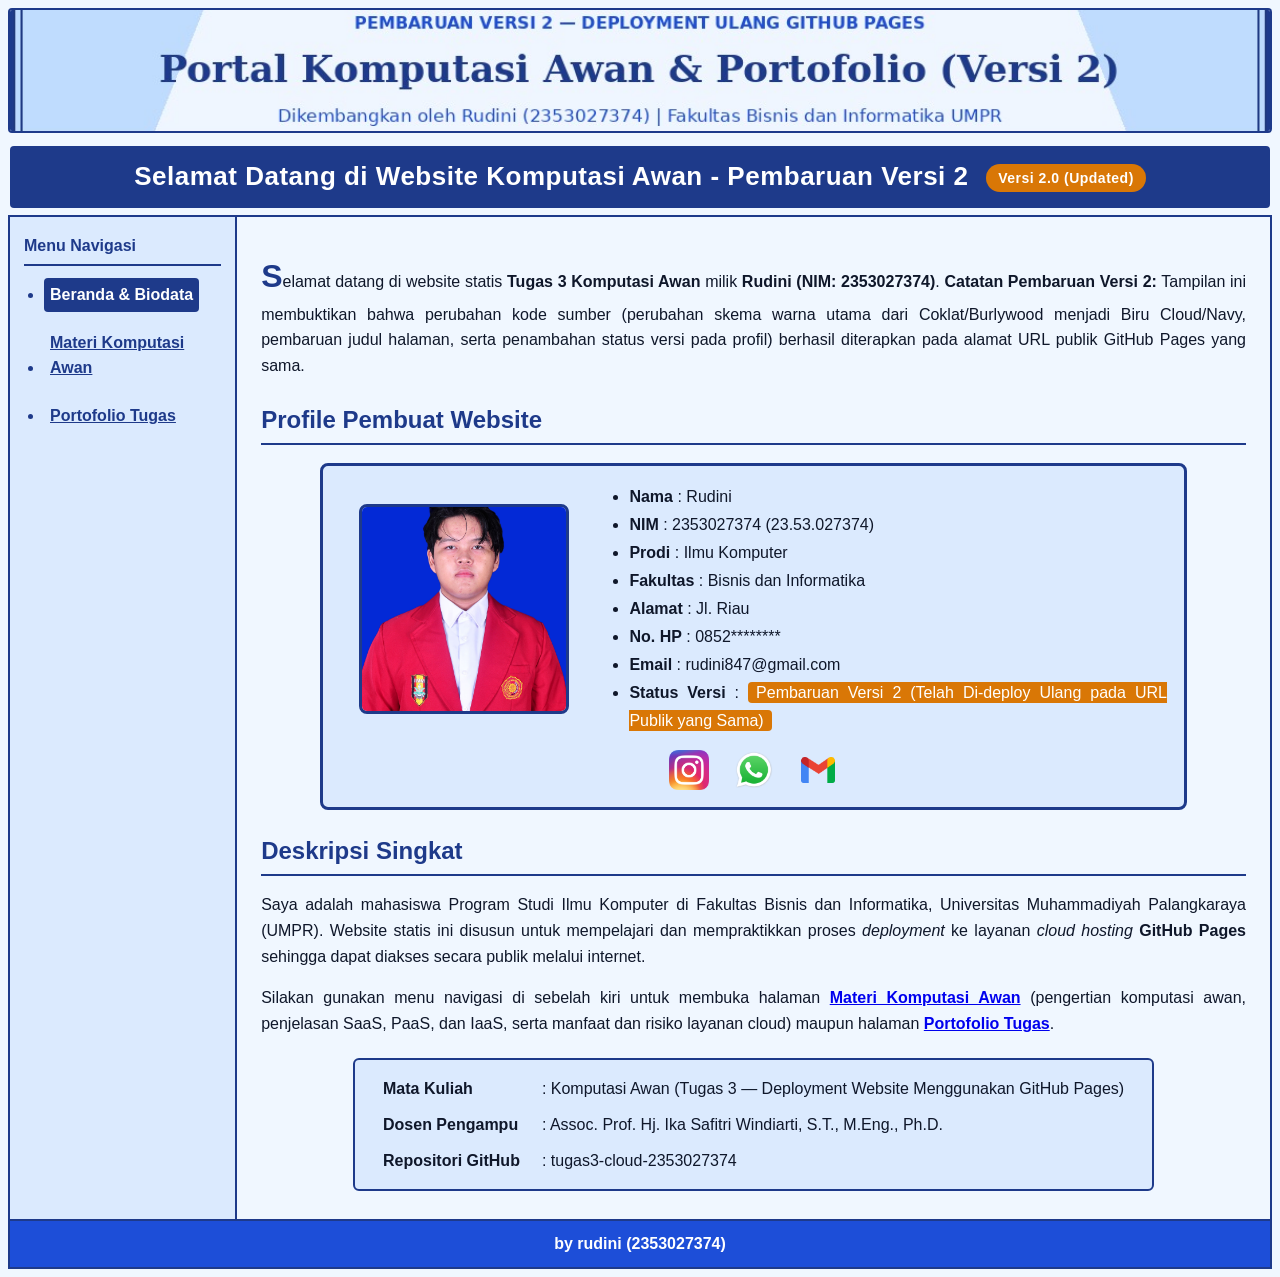
<file: index.html>
<!DOCTYPE html>
<html lang="id">
<head>
    <meta charset="UTF-8">
    <meta name="viewport" content="width=device-width, initial-scale=1.0">
    <title>Beranda & Biodata (Pembaruan Versi 2) - Rudini (2353027374)</title>
    <link rel="stylesheet" href="assets/css/style.css">
</head>
<body>

    <img src="assets/images/banner.jpg" alt="Banner Website Komputasi Awan" class="top-banner">

    <table class="main-layout">
        <tr>
            <td colspan="2">
                <div class="header-bar">Selamat Datang di Website Komputasi Awan - Pembaruan Versi 2 <span class="version-pill">Versi 2.0 (Updated)</span></div>
            </td>
        </tr>
        <tr>
            <td class="sidebar-cell">
                <p class="sidebar-title">Menu Navigasi</p>
                <ul class="nav-list">
                    <li><a href="index.html" class="active">Beranda &amp; Biodata</a></li>
                    <li><a href="materi.html">Materi Komputasi Awan</a></li>
                    <li><a href="portofolio.html">Portofolio Tugas</a></li>
                </ul>
            </td>

            <td class="content-cell">
                <p>
                    <span class="dropcap">S</span>elamat datang di website statis <b>Tugas 3 Komputasi Awan</b> milik <b>Rudini (NIM: 2353027374)</b>. <b>Catatan Pembaruan Versi 2:</b> Tampilan ini membuktikan bahwa perubahan kode sumber (perubahan skema warna utama dari Coklat/Burlywood menjadi Biru Cloud/Navy, pembaruan judul halaman, serta penambahan status versi pada profil) berhasil diterapkan pada alamat URL publik GitHub Pages yang sama.
                </p>

                <h2 class="section-heading">Profile Pembuat Website</h2>
                <div class="biodata-box">
                    <table class="biodata-table">
                        <tr>
                            <td style="width: 32%; text-align: center; vertical-align: middle; padding-right: 16px;">
                                <img src="assets/images/profile.jpg" alt="Foto Profil Rudini" class="profile-photo">
                            </td>
                            <td style="width: 68%; vertical-align: top;">
                                <ul class="biodata-list">
                                    <li><b>Nama</b> : Rudini</li>
                                    <li><b>NIM</b> : 2353027374 (23.53.027374)</li>
                                    <li><b>Prodi</b> : Ilmu Komputer</li>
                                    <li><b>Fakultas</b> : Bisnis dan Informatika</li>
                                    <li><b>Alamat</b> : Jl. Riau</li>
                                    <li><b>No. HP</b> : 0852********</li>
                                    <li><b>Email</b> : rudini847@gmail.com</li>
                                    <li><b>Status Versi</b> : <span style="background-color:#d97706;color:#fff;padding:2px 8px;border-radius:4px;">Pembaruan Versi 2 (Telah Di-deploy Ulang pada URL Publik yang Sama)</span></li>
                                </ul>
                            </td>
                        </tr>
                        <tr>
                            <td colspan="2" class="social-row">
                                <a href="https://www.instagram.com/ru_grc/" target="_blank" rel="noopener" title="Instagram">
                                    <img src="assets/images/ig.png" alt="Instagram" class="social-icon">
                                </a>
                                <a href="mailto:rudini847@gmail.com" title="Kontak Aman">
                                    <img src="assets/images/wa.png" alt="WhatsApp" class="social-icon">
                                </a>
                                <a href="https://mail.google.com/mail/?view=cm&amp;to=rudini847@gmail.com" target="_blank" rel="noopener" title="Gmail">
                                    <img src="assets/images/gmail.webp" alt="Gmail" class="social-icon">
                                </a>
                            </td>
                        </tr>
                    </table>
                </div>

                <h2 class="section-heading">Deskripsi Singkat</h2>
                <p>
                    Saya adalah mahasiswa Program Studi Ilmu Komputer di Fakultas Bisnis dan Informatika, Universitas Muhammadiyah Palangkaraya (UMPR). Website statis ini disusun untuk mempelajari dan mempraktikkan proses <i>deployment</i> ke layanan <i>cloud hosting</i> <b>GitHub Pages</b> sehingga dapat diakses secara publik melalui internet.
                </p>
                <p>
                    Silakan gunakan menu navigasi di sebelah kiri untuk membuka halaman <a href="materi.html"><b>Materi Komputasi Awan</b></a> (pengertian komputasi awan, penjelasan SaaS, PaaS, dan IaaS, serta manfaat dan risiko layanan cloud) maupun halaman <a href="portofolio.html"><b>Portofolio Tugas</b></a>.
                </p>

                <table class="info-summary-table">
                    <tr>
                        <td><b>Mata Kuliah</b></td>
                        <td>: Komputasi Awan (Tugas 3 — Deployment Website Menggunakan GitHub Pages)</td>
                    </tr>
                    <tr>
                        <td><b>Dosen Pengampu</b></td>
                        <td>: Assoc. Prof. Hj. Ika Safitri Windiarti, S.T., M.Eng., Ph.D.</td>
                    </tr>
                    <tr>
                        <td><b>Repositori GitHub</b></td>
                        <td>: tugas3-cloud-2353027374</td>
                    </tr>
                </table>
            </td>
        </tr>
        <tr>
            <td colspan="2" class="footer-bar">
                by rudini (2353027374)
            </td>
        </tr>
    </table>

</body>
</html>
</file>
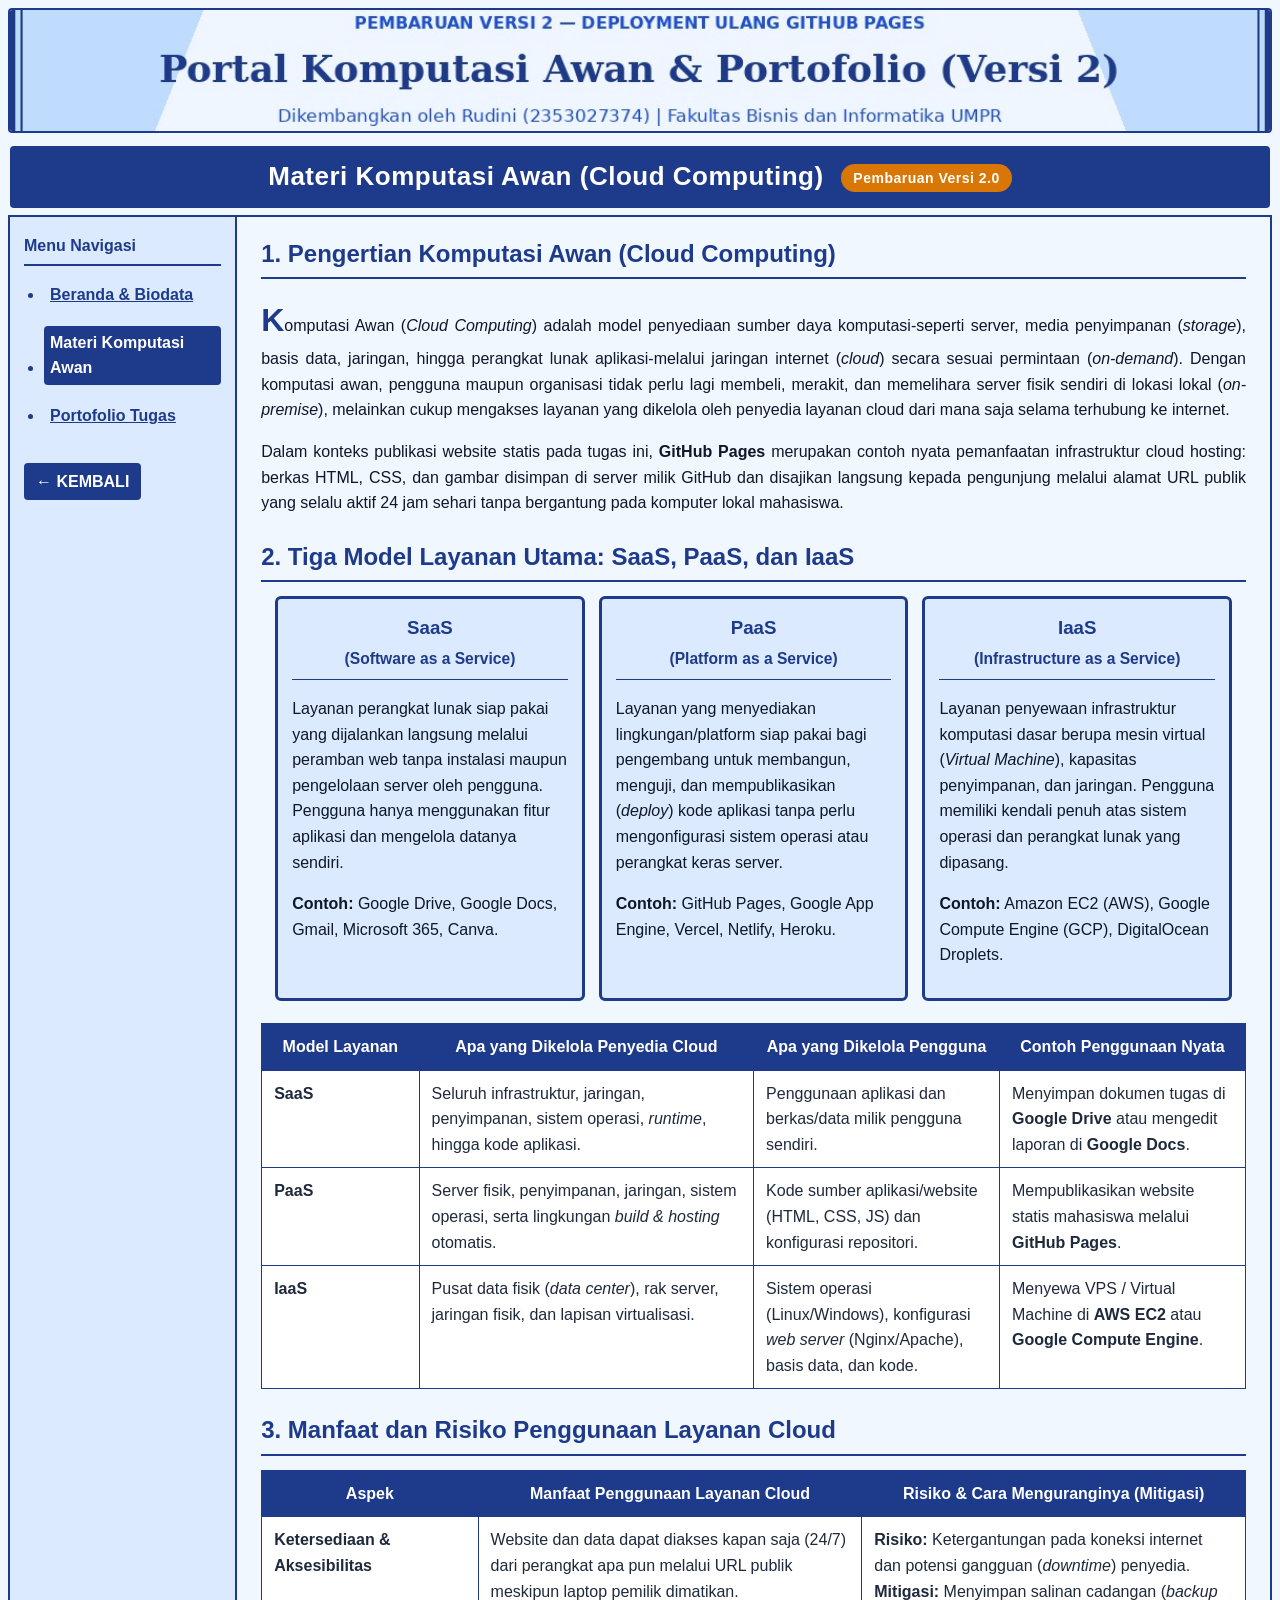
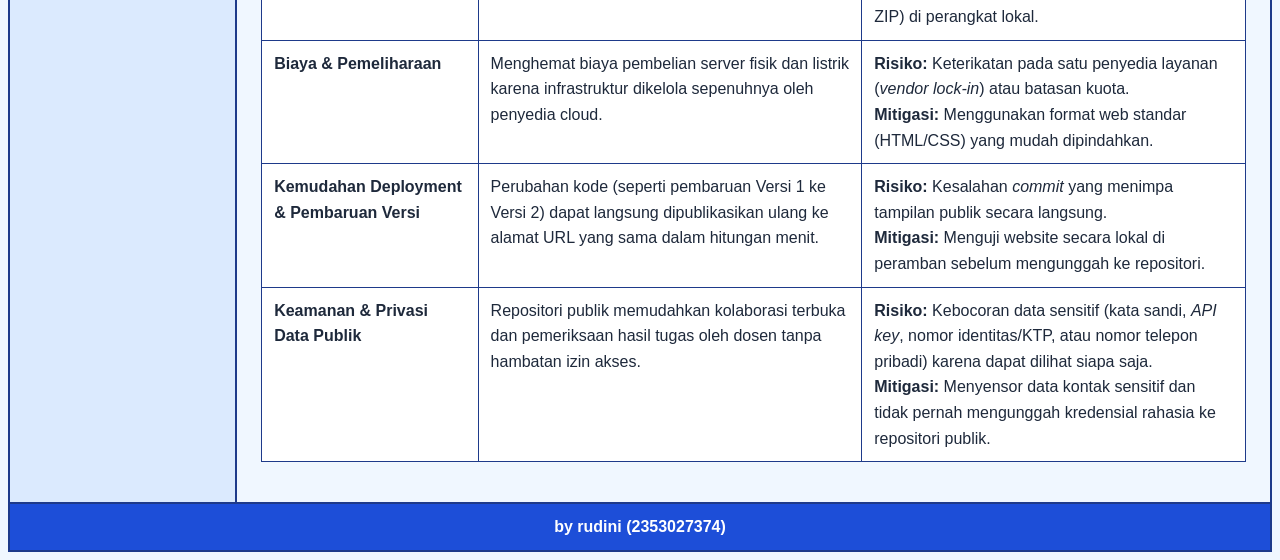
<file: materi.html>
<!DOCTYPE html>
<html lang="id">
<head>
    <meta charset="UTF-8">
    <meta name="viewport" content="width=device-width, initial-scale=1.0">
    <title>Materi Komputasi Awan - Rudini (2353027374)</title>
    <link rel="stylesheet" href="assets/css/style.css">
</head>
<body>

    <img src="assets/images/banner.jpg" alt="Banner Website Komputasi Awan" class="top-banner">

    <table class="main-layout">
        <tr>
            <td colspan="2">
                <div class="header-bar">Materi Komputasi Awan (Cloud Computing) <span class="version-pill">Pembaruan Versi 2.0</span></div>
            </td>
        </tr>
        <tr>
            <td class="sidebar-cell">
                <p class="sidebar-title">Menu Navigasi</p>
                <ul class="nav-list">
                    <li><a href="index.html">Beranda &amp; Biodata</a></li>
                    <li><a href="materi.html" class="active">Materi Komputasi Awan</a></li>
                    <li><a href="portofolio.html">Portofolio Tugas</a></li>
                </ul>
                <a href="index.html" class="back-btn">&larr; KEMBALI</a>
            </td>

            <td class="content-cell">
                <h2 class="section-heading" style="margin-top: 0;">1. Pengertian Komputasi Awan (Cloud Computing)</h2>
                <p>
                    <span class="dropcap">K</span>omputasi Awan (<i>Cloud Computing</i>) adalah model penyediaan sumber daya komputasi-seperti server, media penyimpanan (<i>storage</i>), basis data, jaringan, hingga perangkat lunak aplikasi-melalui jaringan internet (<i>cloud</i>) secara sesuai permintaan (<i>on-demand</i>). Dengan komputasi awan, pengguna maupun organisasi tidak perlu lagi membeli, merakit, dan memelihara server fisik sendiri di lokasi lokal (<i>on-premise</i>), melainkan cukup mengakses layanan yang dikelola oleh penyedia layanan cloud dari mana saja selama terhubung ke internet.
                </p>
                <p>
                    Dalam konteks publikasi website statis pada tugas ini, <b>GitHub Pages</b> merupakan contoh nyata pemanfaatan infrastruktur cloud hosting: berkas HTML, CSS, dan gambar disimpan di server milik GitHub dan disajikan langsung kepada pengunjung melalui alamat URL publik yang selalu aktif 24 jam sehari tanpa bergantung pada komputer lokal mahasiswa.
                </p>

                <h2 class="section-heading">2. Tiga Model Layanan Utama: SaaS, PaaS, dan IaaS</h2>
                <table class="card-row-table">
                    <tr>
                        <td class="highlight-card">
                            <h3>SaaS<br><small>(Software as a Service)</small></h3>
                            <p>
                                Layanan perangkat lunak siap pakai yang dijalankan langsung melalui peramban web tanpa instalasi maupun pengelolaan server oleh pengguna. Pengguna hanya menggunakan fitur aplikasi dan mengelola datanya sendiri.
                            </p>
                            <p><b>Contoh:</b> Google Drive, Google Docs, Gmail, Microsoft 365, Canva.</p>
                        </td>
                        <td class="highlight-card">
                            <h3>PaaS<br><small>(Platform as a Service)</small></h3>
                            <p>
                                Layanan yang menyediakan lingkungan/platform siap pakai bagi pengembang untuk membangun, menguji, dan mempublikasikan (<i>deploy</i>) kode aplikasi tanpa perlu mengonfigurasi sistem operasi atau perangkat keras server.
                            </p>
                            <p><b>Contoh:</b> GitHub Pages, Google App Engine, Vercel, Netlify, Heroku.</p>
                        </td>
                        <td class="highlight-card">
                            <h3>IaaS<br><small>(Infrastructure as a Service)</small></h3>
                            <p>
                                Layanan penyewaan infrastruktur komputasi dasar berupa mesin virtual (<i>Virtual Machine</i>), kapasitas penyimpanan, dan jaringan. Pengguna memiliki kendali penuh atas sistem operasi dan perangkat lunak yang dipasang.
                            </p>
                            <p><b>Contoh:</b> Amazon EC2 (AWS), Google Compute Engine (GCP), DigitalOcean Droplets.</p>
                        </td>
                    </tr>
                </table>

                <table class="data-table">
                    <tr>
                        <th style="width: 16%;">Model Layanan</th>
                        <th style="width: 34%;">Apa yang Dikelola Penyedia Cloud</th>
                        <th style="width: 25%;">Apa yang Dikelola Pengguna</th>
                        <th style="width: 25%;">Contoh Penggunaan Nyata</th>
                    </tr>
                    <tr>
                        <td><b>SaaS</b></td>
                        <td>Seluruh infrastruktur, jaringan, penyimpanan, sistem operasi, <i>runtime</i>, hingga kode aplikasi.</td>
                        <td>Penggunaan aplikasi dan berkas/data milik pengguna sendiri.</td>
                        <td>Menyimpan dokumen tugas di <b>Google Drive</b> atau mengedit laporan di <b>Google Docs</b>.</td>
                    </tr>
                    <tr>
                        <td><b>PaaS</b></td>
                        <td>Server fisik, penyimpanan, jaringan, sistem operasi, serta lingkungan <i>build &amp; hosting</i> otomatis.</td>
                        <td>Kode sumber aplikasi/website (HTML, CSS, JS) dan konfigurasi repositori.</td>
                        <td>Mempublikasikan website statis mahasiswa melalui <b>GitHub Pages</b>.</td>
                    </tr>
                    <tr>
                        <td><b>IaaS</b></td>
                        <td>Pusat data fisik (<i>data center</i>), rak server, jaringan fisik, dan lapisan virtualisasi.</td>
                        <td>Sistem operasi (Linux/Windows), konfigurasi <i>web server</i> (Nginx/Apache), basis data, dan kode.</td>
                        <td>Menyewa VPS / Virtual Machine di <b>AWS EC2</b> atau <b>Google Compute Engine</b>.</td>
                    </tr>
                </table>

                <h2 class="section-heading">3. Manfaat dan Risiko Penggunaan Layanan Cloud</h2>
                <table class="data-table">
                    <tr>
                        <th style="width: 22%;">Aspek</th>
                        <th style="width: 39%;">Manfaat Penggunaan Layanan Cloud</th>
                        <th style="width: 39%;">Risiko &amp; Cara Menguranginya (Mitigasi)</th>
                    </tr>
                    <tr>
                        <td><b>Ketersediaan &amp; Aksesibilitas</b></td>
                        <td>Website dan data dapat diakses kapan saja (24/7) dari perangkat apa pun melalui URL publik meskipun laptop pemilik dimatikan.</td>
                        <td><b>Risiko:</b> Ketergantungan pada koneksi internet dan potensi gangguan (<i>downtime</i>) penyedia.<br><b>Mitigasi:</b> Menyimpan salinan cadangan (<i>backup</i> ZIP) di perangkat lokal.</td>
                    </tr>
                    <tr>
                        <td><b>Biaya &amp; Pemeliharaan</b></td>
                        <td>Menghemat biaya pembelian server fisik dan listrik karena infrastruktur dikelola sepenuhnya oleh penyedia cloud.</td>
                        <td><b>Risiko:</b> Keterikatan pada satu penyedia layanan (<i>vendor lock-in</i>) atau batasan kuota.<br><b>Mitigasi:</b> Menggunakan format web standar (HTML/CSS) yang mudah dipindahkan.</td>
                    </tr>
                    <tr>
                        <td><b>Kemudahan Deployment &amp; Pembaruan Versi</b></td>
                        <td>Perubahan kode (seperti pembaruan Versi 1 ke Versi 2) dapat langsung dipublikasikan ulang ke alamat URL yang sama dalam hitungan menit.</td>
                        <td><b>Risiko:</b> Kesalahan <i>commit</i> yang menimpa tampilan publik secara langsung.<br><b>Mitigasi:</b> Menguji website secara lokal di peramban sebelum mengunggah ke repositori.</td>
                    </tr>
                    <tr>
                        <td><b>Keamanan &amp; Privasi Data Publik</b></td>
                        <td>Repositori publik memudahkan kolaborasi terbuka dan pemeriksaan hasil tugas oleh dosen tanpa hambatan izin akses.</td>
                        <td><b>Risiko:</b> Kebocoran data sensitif (kata sandi, <i>API key</i>, nomor identitas/KTP, atau nomor telepon pribadi) karena dapat dilihat siapa saja.<br><b>Mitigasi:</b> Menyensor data kontak sensitif dan tidak pernah mengunggah kredensial rahasia ke repositori publik.</td>
                    </tr>
                </table>
            </td>
        </tr>
        <tr>
            <td colspan="2" class="footer-bar">
                by rudini (2353027374)
            </td>
        </tr>
    </table>

</body>
</html>
</file>
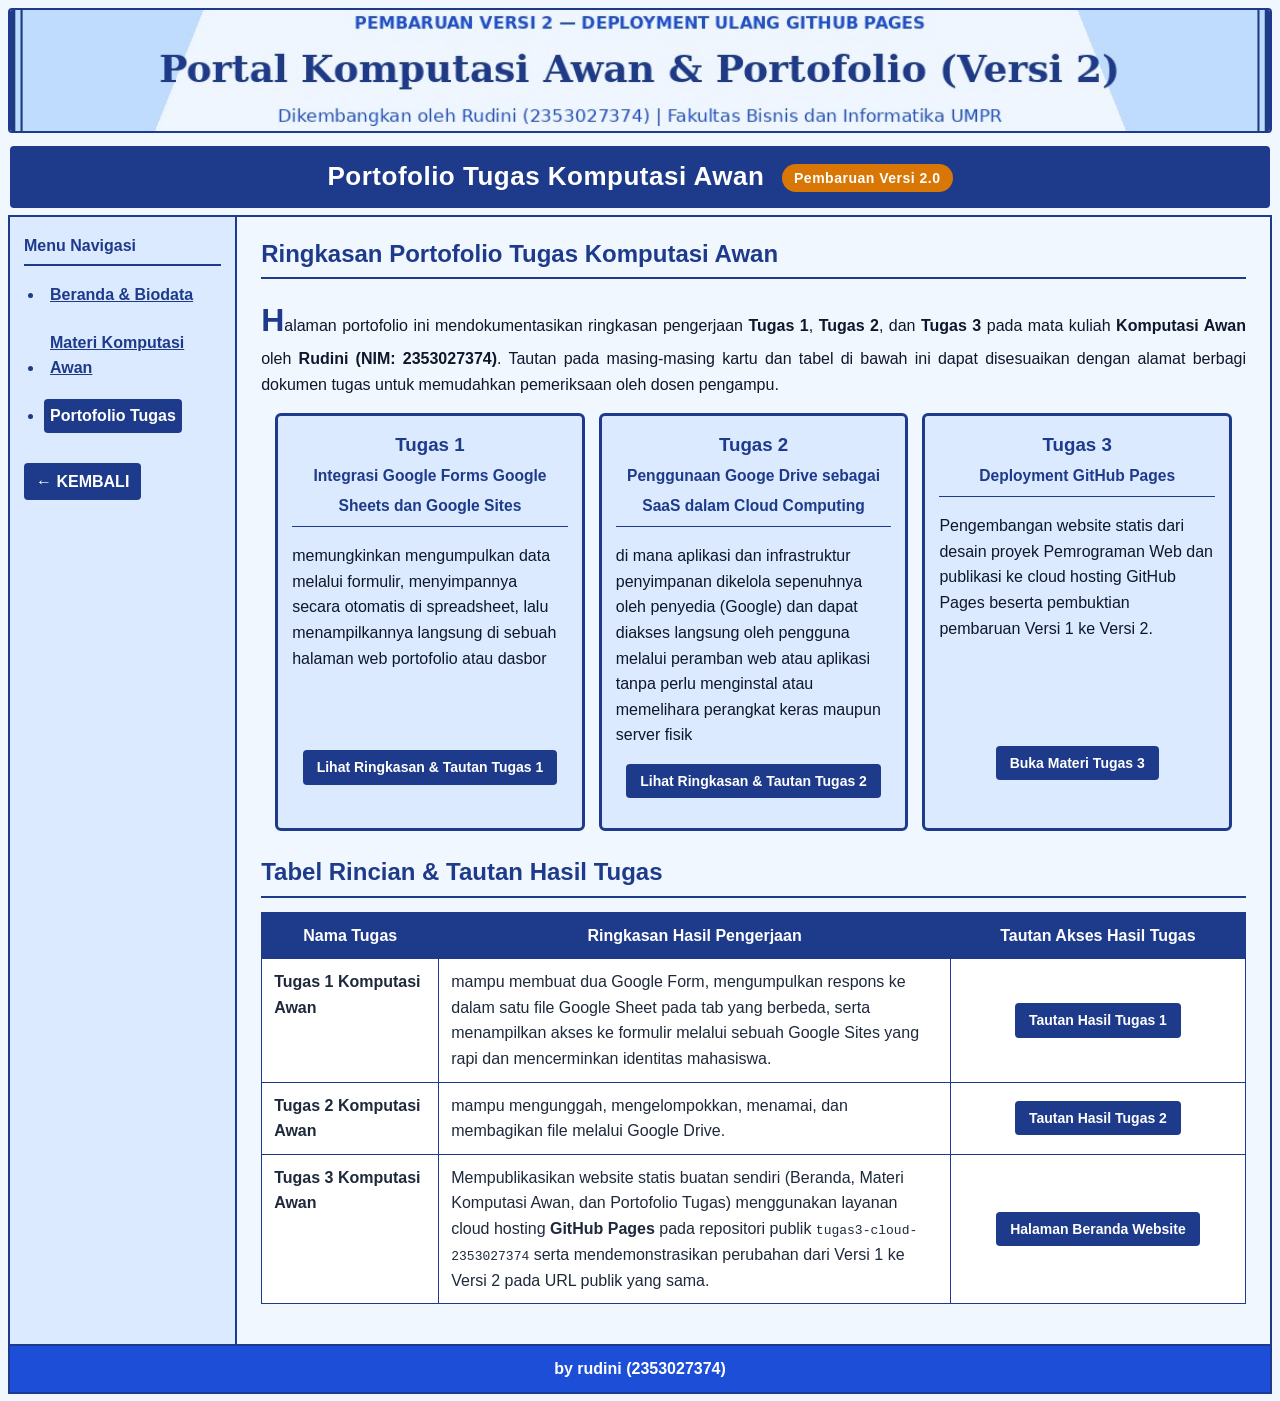
<file: portofolio.html>
<!DOCTYPE html>
<html lang="id">
<head>
    <meta charset="UTF-8">
    <meta name="viewport" content="width=device-width, initial-scale=1.0">
    <title>Portofolio Tugas - Rudini (2353027374)</title>
    <link rel="stylesheet" href="assets/css/style.css">
</head>
<body>

    <img src="assets/images/banner.jpg" alt="Banner Website Komputasi Awan" class="top-banner">

    <table class="main-layout">
        <tr>
            <td colspan="2">
                <div class="header-bar">Portofolio Tugas Komputasi Awan <span class="version-pill">Pembaruan Versi 2.0</span></div>
            </td>
        </tr>
        <tr>
            <td class="sidebar-cell">
                <p class="sidebar-title">Menu Navigasi</p>
                <ul class="nav-list">
                    <li><a href="index.html">Beranda &amp; Biodata</a></li>
                    <li><a href="materi.html">Materi Komputasi Awan</a></li>
                    <li><a href="portofolio.html" class="active">Portofolio Tugas</a></li>
                </ul>
                <a href="index.html" class="back-btn">&larr; KEMBALI</a>
            </td>

            <td class="content-cell">
                <h2 class="section-heading" style="margin-top: 0;">Ringkasan Portofolio Tugas Komputasi Awan</h2>
                <p>
                    <span class="dropcap">H</span>alaman portofolio ini mendokumentasikan ringkasan pengerjaan <b>Tugas 1</b>, <b>Tugas 2</b>, dan <b>Tugas 3</b> pada mata kuliah <b>Komputasi Awan</b> oleh <b>Rudini (NIM: 2353027374)</b>. Tautan pada masing-masing kartu dan tabel di bawah ini dapat disesuaikan dengan alamat berbagi dokumen tugas untuk memudahkan pemeriksaan oleh dosen pengampu.
                </p>

                <table class="card-row-table">
                    <tr>
                        <td class="highlight-card">
                            <h3>Tugas 1<br><small>Integrasi Google Forms Google Sheets dan Google Sites</small></h3>
                            <p>
                                 memungkinkan mengumpulkan data melalui formulir, menyimpannya secara otomatis di spreadsheet, lalu menampilkannya langsung di sebuah halaman web portofolio atau dasbor
                            </p>
                            <br><br>
                            
                            <p style="text-align: center; margin-top: 12px;">
                                
                                <a href="https://sites.google.com/view/rudini2353027374tugaskomputasi" class="btn-link">Lihat Ringkasan &amp; Tautan Tugas 1</a>
                            </p>
                        </td>
                        <td class="highlight-card">
                            <h3>Tugas 2<br><small>Penggunaan Googe Drive sebagai SaaS dalam Cloud Computing</small></h3>
                            <p>
                               di mana aplikasi dan infrastruktur penyimpanan dikelola sepenuhnya oleh penyedia (Google) dan dapat diakses langsung oleh pengguna melalui peramban web atau aplikasi tanpa perlu menginstal atau memelihara perangkat keras maupun server fisik
                             </p>
                            <p style="text-align: center; margin-top: 12px;">
            
                                <a href="https://drive.google.com/drive/folders/1XqbQry8cMiG8RsTe52PxUFIzsUsoBUMo?usp=sharing" class="btn-link">Lihat Ringkasan &amp; Tautan Tugas 2</a>
                            </p>
                        </td>
                        <td class="highlight-card">
                            <h3>Tugas 3<br><small>Deployment GitHub Pages</small></h3>
                            <p>
                               Pengembangan website statis dari desain proyek Pemrograman Web dan publikasi ke cloud hosting GitHub Pages beserta pembuktian pembaruan Versi 1 ke Versi 2.
                            </p>
                            <br><br><br>
                            <p style="text-align: center; margin-top: 12px;">
                                <a href="materi.html" class="btn-link">Buka Materi Tugas 3</a>
                            </p>
                        </td>
                    </tr>
                </table>

                <h2 class="section-heading">Tabel Rincian &amp; Tautan Hasil Tugas</h2>
                <table class="data-table">
                    <tr>
                        <th style="width: 18%;">Nama Tugas</th>
                        <th style="width: 52%;">Ringkasan Hasil Pengerjaan</th>
                        <th style="width: 30%;">Tautan Akses Hasil Tugas</th>
                    </tr>
                    <tr id="rincian-tugas1">
                        <td><b>Tugas 1 Komputasi Awan</b></td>
                        <td>
                            mampu membuat dua Google Form, mengumpulkan respons ke dalam satu file Google Sheet pada tab yang berbeda, serta menampilkan akses ke formulir melalui sebuah Google Sites yang rapi dan mencerminkan identitas mahasiswa. </td>
                        </td>
                        <td style="text-align: center;vertical-align: middle;">
                           
                            <a href="https://sites.google.com/view/rudini2353027374tugaskomputasi" target="_blank" rel="noopener" class="btn-link">Tautan Hasil Tugas 1</a>
                        </td>
                    </tr>
                    <tr id="rincian-tugas2">
                        <td><b>Tugas 2 Komputasi Awan</b></td>
                        <td>
                            mampu mengunggah, mengelompokkan, menamai, dan membagikan file melalui Google Drive.
                        </td>
                        <td style="text-align: center;vertical-align: middle;">
                          
                            <a href="https://drive.google.com/drive/folders/1XqbQry8cMiG8RsTe52PxUFIzsUsoBUMo?usp=sharing" target="_blank" rel="noopener" class="btn-link">Tautan Hasil Tugas 2</a>
                        </td>
                    </tr>
                    <tr id="rincian-tugas3">
                        <td><b>Tugas 3 Komputasi Awan</b></td>
                        <td>
                            Mempublikasikan website statis buatan sendiri (Beranda, Materi Komputasi Awan, dan Portofolio Tugas) menggunakan layanan cloud hosting <b>GitHub Pages</b> pada repositori publik <code>tugas3-cloud-2353027374</code> serta mendemonstrasikan perubahan dari Versi 1 ke Versi 2 pada URL publik yang sama.
                        </td>
                        <td style="text-align: center;vertical-align: middle;">
                            <a href="index.html" class="btn-link">Halaman Beranda Website</a>
                        </td>
                    </tr>
                </table>
            </td>
        </tr>
        <tr>
            <td colspan="2" class="footer-bar">
                by rudini (2353027374)
            </td>
        </tr>
    </table>

</body>
</html>
</file>
<file: assets/css/style.css>
/* =========================================================
   Berkas Gaya (CSS) - Tugas 3 Komputasi Awan
   Nama  : Rudini
   NIM   : 2353027374
   Versi : Pembaruan Versi 2 (Tema Biru Awan / Cloud Blue)
   ========================================================= */

:root {
    --bg-main: #f0f7ff;
    --bg-sidebar: #dbeafe;
    --bg-header: #1e3a8a;
    --text-header: #ffffff;
    --bg-footer: #1d4ed8;
    --text-footer: #ffffff;
    --text-primary: #0f172a;
    --link-color: #1e3a8a;
    --link-hover-bg: #1e3a8a;
    --link-hover-text: #ffffff;
    --card-bg: #dbeafe;
    --card-border: #1e3a8a;
    --table-header-bg: #1e3a8a;
    --table-header-text: #ffffff;
    --table-text: #1e293b;
    --badge-bg: #d97706;
    --badge-text: #ffffff;
}

* {
    box-sizing: border-box;
}

body {
    background-color: var(--bg-main);
    font-family: 'Segoe UI', Tahoma, Geneva, Verdana, sans-serif;
    color: var(--text-primary);
    margin: 8px;
    line-height: 1.6;
}

.top-banner {
    width: 100%;
    height: 125px;
    object-fit: cover;
    display: block;
    border: 2px solid var(--card-border);
    border-radius: 4px;
}

.main-layout {
    width: 100%;
    min-height: 85vh;
    border-collapse: collapse;
    margin-top: 6px;
}

.header-bar {
    font-size: 26px;
    font-weight: bold;
    background-color: var(--bg-header);
    color: var(--text-header);
    text-align: center;
    padding: 10px 14px;
    margin: 6px 0;
    border-radius: 4px;
    letter-spacing: 0.5px;
}

.version-pill {
    display: inline-block;
    background-color: var(--badge-bg);
    color: var(--badge-text);
    font-size: 14px;
    padding: 3px 12px;
    border-radius: 999px;
    margin-left: 10px;
    vertical-align: middle;
}

.sidebar-cell {
    width: 18%;
    background-color: var(--bg-sidebar);
    vertical-align: top;
    padding: 16px 14px;
    border: 2px solid var(--card-border);
}

.sidebar-title {
    font-weight: bold;
    color: var(--link-color);
    font-size: 16px;
    margin-top: 0;
    margin-bottom: 12px;
    padding-bottom: 6px;
    border-bottom: 2px solid var(--card-border);
}

.nav-list {
    list-style-type: disc;
    padding-left: 20px;
    margin: 0;
    color: var(--link-color);
}

.nav-list li {
    margin-bottom: 14px;
}

.nav-list a {
    color: var(--link-color);
    font-weight: bold;
    text-decoration: underline;
    padding: 4px 6px;
    border-radius: 4px;
    display: inline-block;
}

.nav-list a:hover,
.nav-list a.active {
    background-color: var(--link-hover-bg);
    color: var(--link-hover-text);
    text-decoration: none;
}

.back-btn {
    display: inline-block;
    margin-top: 16px;
    padding: 6px 12px;
    background-color: var(--bg-header);
    color: var(--text-header);
    text-decoration: none;
    font-weight: bold;
    border-radius: 4px;
}

.content-cell {
    width: 82%;
    vertical-align: top;
    padding: 18px 24px;
    text-align: justify;
    border: 2px solid var(--card-border);
}

.dropcap {
    font-size: 32px;
    font-weight: bold;
    color: var(--link-color);
}

.section-heading {
    color: var(--link-color);
    border-bottom: 2px solid var(--card-border);
    padding-bottom: 4px;
    margin-top: 22px;
    margin-bottom: 12px;
}

/* Tabel Biodata (Adaptasi langsung dari biodata.html UTS) */
.biodata-box {
    width: 88%;
    margin: 18px auto;
    background-color: var(--card-bg);
    border: 3px solid var(--card-border);
    border-radius: 8px;
    padding: 16px;
}

.biodata-table {
    width: 100%;
    border-collapse: collapse;
}

.profile-photo {
    width: 210px;
    height: 210px;
    object-fit: cover;
    border: 3px solid var(--card-border);
    border-radius: 8px;
    display: block;
    margin: 0 auto;
}

.biodata-list {
    list-style-type: disc;
    font-size: 16px;
    line-height: 1.75;
    margin: 0;
    padding-left: 24px;
}

.social-row {
    text-align: center;
    padding-top: 14px;
}

.social-row a {
    margin: 0 10px;
    display: inline-block;
}

.social-icon {
    width: 40px;
    height: 40px;
    vertical-align: middle;
}

/* Kartu 3 Kolom (Adaptasi dari Best Seller produk.html UTS) */
.card-row-table {
    width: 100%;
    margin: 14px auto 22px auto;
    border-collapse: separate;
    border-spacing: 14px 0;
}

.highlight-card {
    width: 33.3%;
    padding: 14px;
    border: 3px solid var(--card-border);
    background-color: var(--card-bg);
    border-radius: 6px;
    vertical-align: top;
    text-align: left;
}

.highlight-card h3 {
    margin-top: 0;
    margin-bottom: 8px;
    color: var(--link-color);
    text-align: center;
    border-bottom: 1px solid var(--card-border);
    padding-bottom: 6px;
}

/* Tabel Data (Adaptasi dari tabel produk.html & pegawai.html UTS) */
.data-table {
    width: 100%;
    border-collapse: collapse;
    color: var(--table-text);
    margin: 14px 0 22px 0;
    background-color: #ffffff;
}

.data-table th,
.data-table td {
    border: 1px solid var(--card-border);
    padding: 10px 12px;
    vertical-align: top;
    text-align: left;
}

.data-table th {
    background-color: var(--table-header-bg);
    color: var(--table-header-text);
    text-align: center;
    font-weight: bold;
}

.info-summary-table {
    background-color: var(--card-bg);
    border: 2px solid var(--card-border);
    padding: 10px 16px;
    margin: 22px auto 10px auto;
    border-radius: 6px;
}

.info-summary-table td {
    padding: 4px 10px;
}

.btn-link {
    display: inline-block;
    background-color: var(--bg-header);
    color: var(--text-header);
    padding: 6px 14px;
    border-radius: 4px;
    text-decoration: none;
    font-weight: bold;
    font-size: 14px;
}

.btn-link:hover {
    opacity: 0.9;
}

.footer-bar {
    text-align: center;
    background-color: var(--bg-footer);
    color: var(--text-footer);
    padding: 10px;
    font-weight: bold;
    border: 2px solid var(--card-border);
}
</file>
